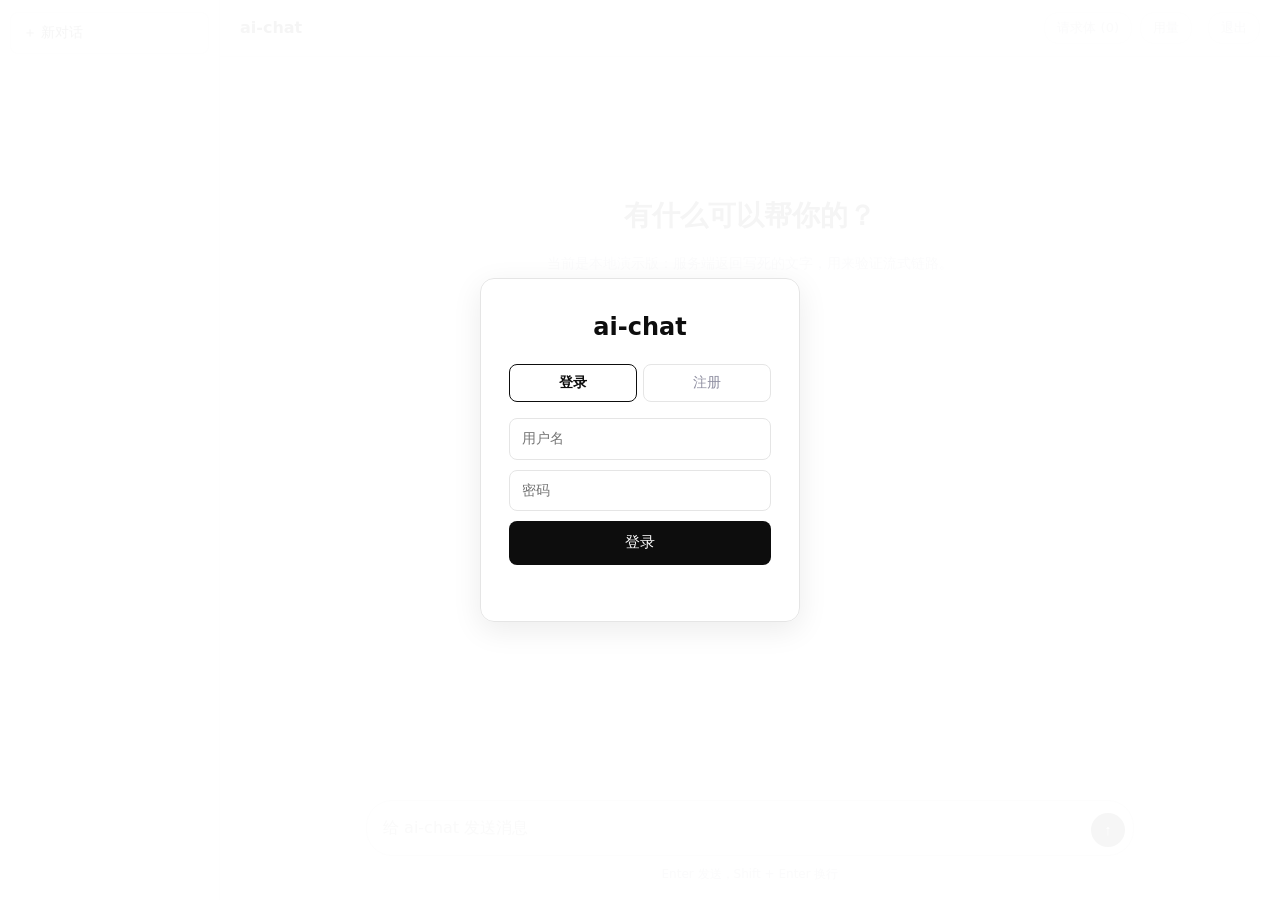
<file: web/index.html>
<!DOCTYPE html>
<html lang="zh-CN">
<head>
  <meta charset="utf-8" />
  <meta name="viewport" content="width=device-width, initial-scale=1" />
  <title>ai-chat</title>
  <link rel="stylesheet" href="app.css" />
</head>
<body>
  <!-- 侧边栏：会话列表。会话只存在浏览器本地，服务端依旧无状态 -->
  <aside class="sidebar">
    <button id="new-session" class="sidebar__new" type="button">＋ 新对话</button>
    <div class="sidebar__list" id="session-list"></div>
  </aside>

  <div class="main">
  <!-- 顶栏：标题 + 一行流式状态（首字延迟 / 总耗时），方便直观判断是不是真流式 -->
  <header class="topbar">
    <span class="topbar__title">ai-chat</span>
    <div class="topbar__actions">
      <span class="topbar__status" id="status"></span>
      <button id="payload-toggle" class="topbar__toggle" type="button">请求体</button>
      <button id="usage-toggle" class="topbar__toggle" type="button">用量</button>
      <span class="topbar__user" id="user-info"></span>
      <button id="logout" class="topbar__toggle" type="button">退出</button>
    </div>
  </header>

  <!-- 用量面板：今日与本月，数据来自 /api/usage -->
  <section class="usage" id="usage" hidden>
    <div class="usage__row"><span>今日</span><span id="usage-today">—</span></div>
    <div class="usage__row"><span>本月</span><span id="usage-month">—</span></div>
  </section>

  <!-- 请求体面板：分两块显示，因为「本次发出的请求」和「累积的上下文」不是一回事 -->
  <section class="payload" id="payload" hidden>
    <div class="payload__block" id="sent-block" hidden>
      <div class="payload__title" id="sent-title"></div>
      <pre id="sent-text"></pre>
    </div>
    <div class="payload__block">
      <div class="payload__title" id="history-title"></div>
      <pre id="history-text"></pre>
    </div>
  </section>

  <!-- 消息区：所有对话气泡都插在这里 -->
  <main class="chat" id="chat">
    <div class="welcome" id="welcome">
      <h1>有什么可以帮你的？</h1>
      <p>当前是本地演示版：服务端返回写死的文字，用来验证流式链路。</p>
    </div>
  </main>

  <!-- 底部输入区：回车发送，Shift + 回车换行 -->
  <footer class="composer">
    <div class="composer__box">
      <textarea id="input" rows="1" placeholder="给 ai-chat 发送消息"></textarea>
      <button id="send" class="btn btn--send" type="button" title="发送">↑</button>
      <button id="stop" class="btn btn--stop" type="button" title="停止生成" hidden>■</button>
    </div>
    <div class="composer__hint">Enter 发送，Shift + Enter 换行</div>
  </footer>
  </div>

  <!-- 登录 / 注册遮罩：没有会话时盖住整个页面 -->
  <div class="auth" id="auth" hidden>
    <div class="auth__box">
      <h2 class="auth__title">ai-chat</h2>
      <div class="auth__tabs">
        <button id="tab-login" class="auth__tab is-active" type="button">登录</button>
        <button id="tab-register" class="auth__tab" type="button">注册</button>
      </div>
      <input id="auth-username" class="auth__input" placeholder="用户名" autocomplete="username" />
      <input id="auth-password" class="auth__input" type="password" placeholder="密码"
             autocomplete="current-password" />
      <input id="auth-code" class="auth__input" placeholder="邀请码" hidden />
      <button id="auth-submit" class="auth__submit" type="button">登录</button>
      <div id="auth-error" class="auth__error"></div>
    </div>
  </div>

  <script src="markdown.js"></script>
  <script src="app.js"></script>
</body>
</html>
</file>
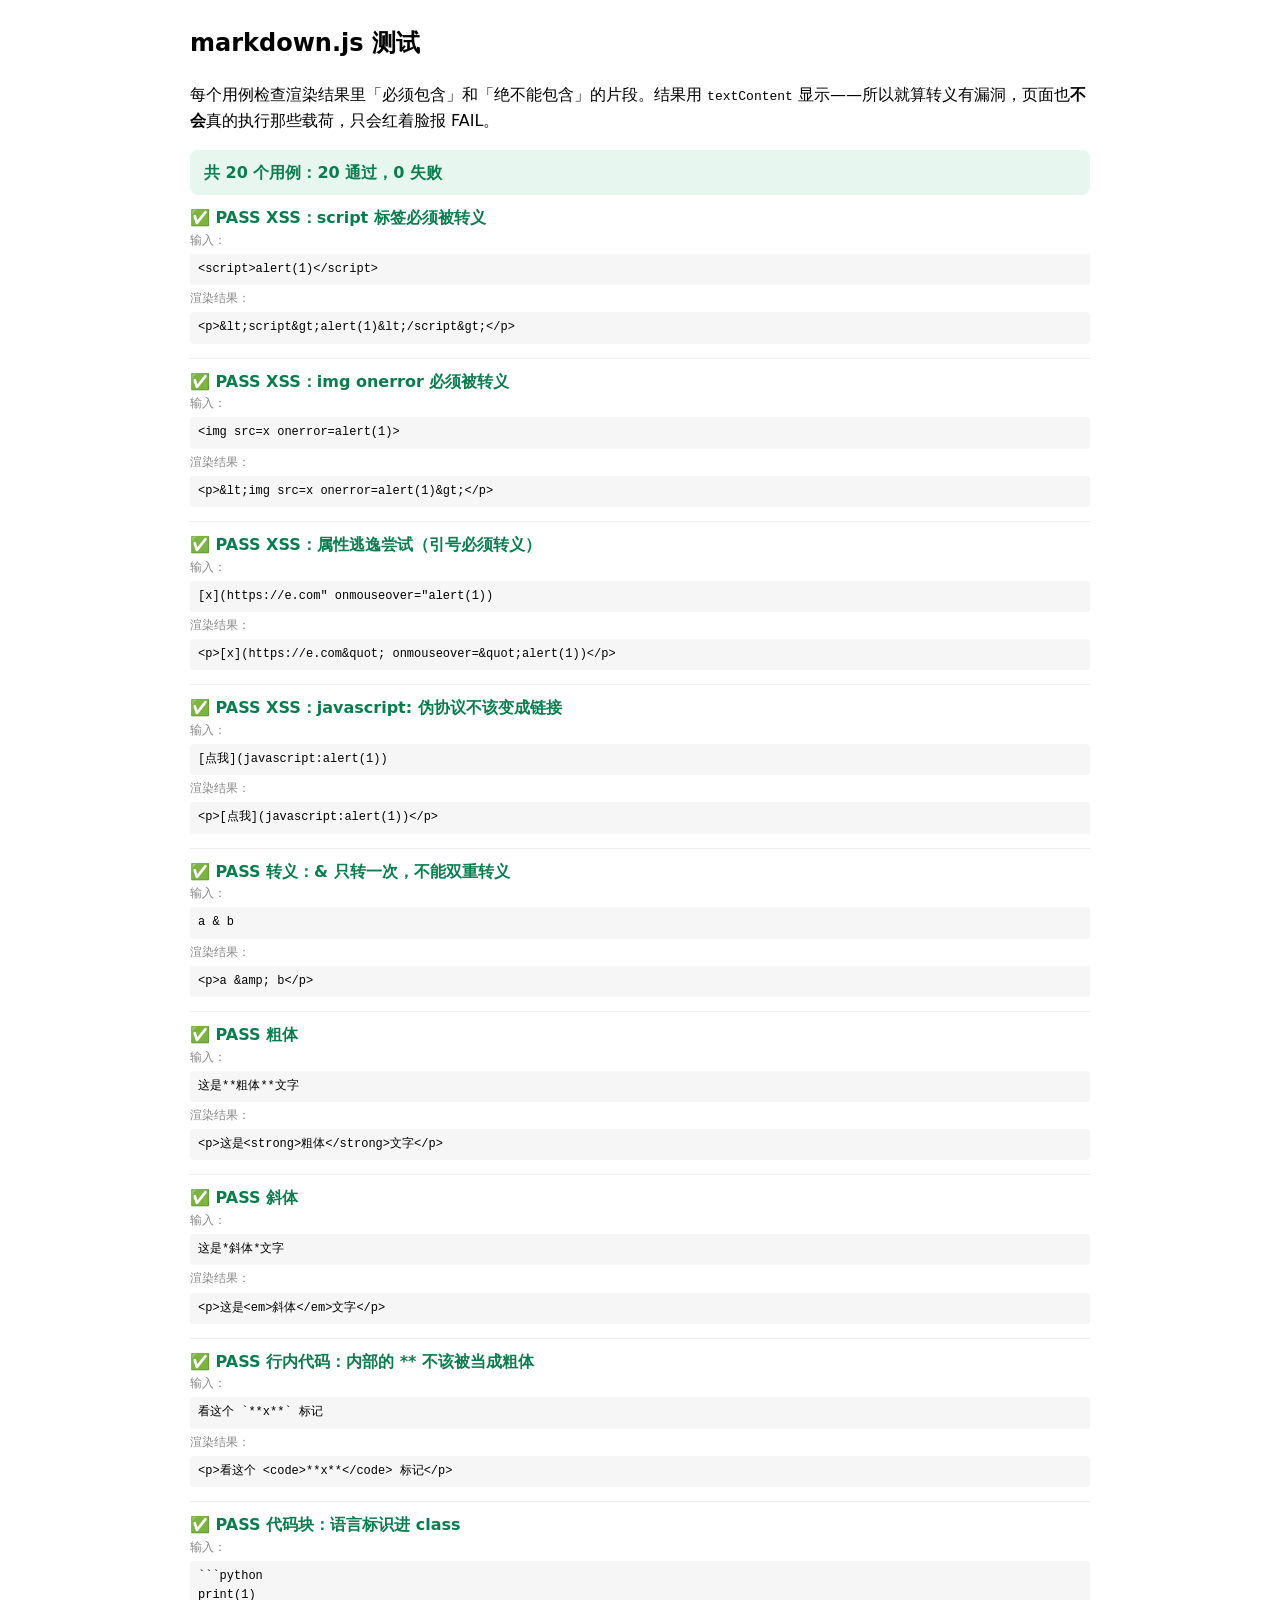
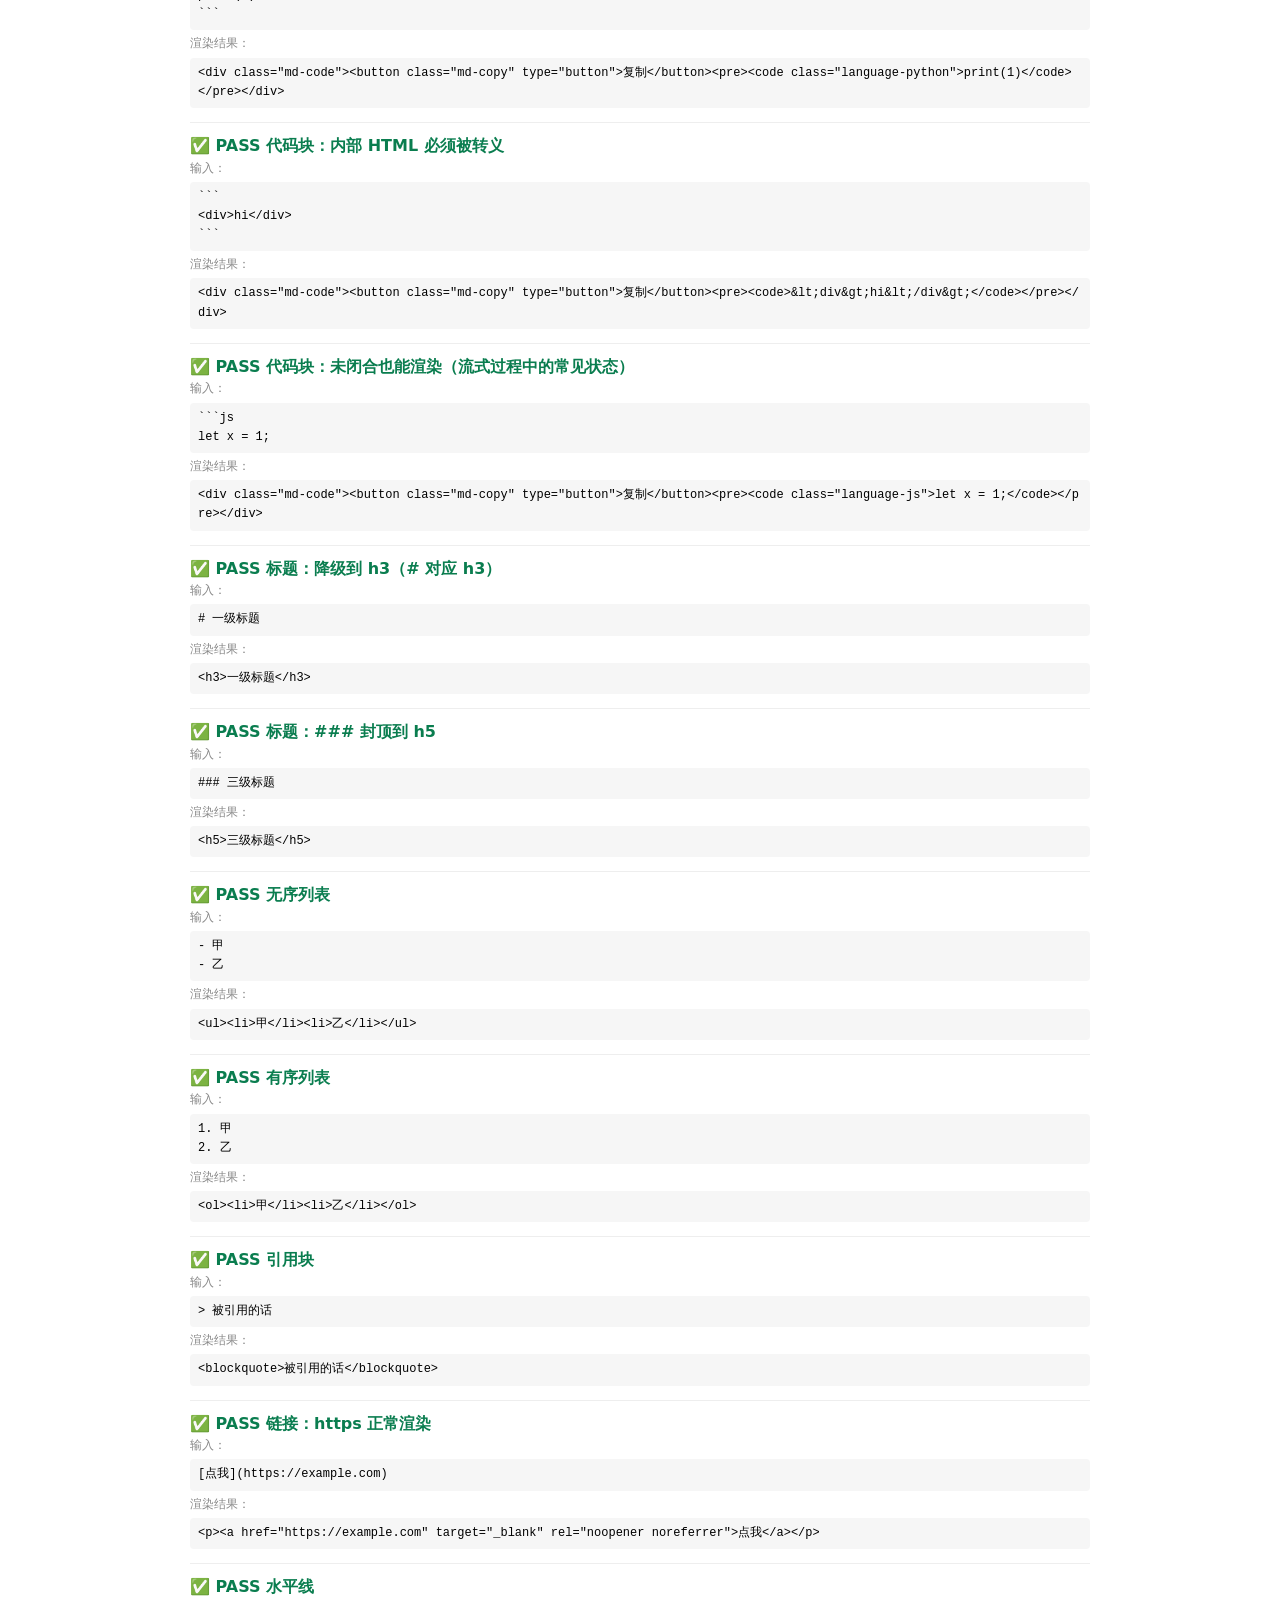
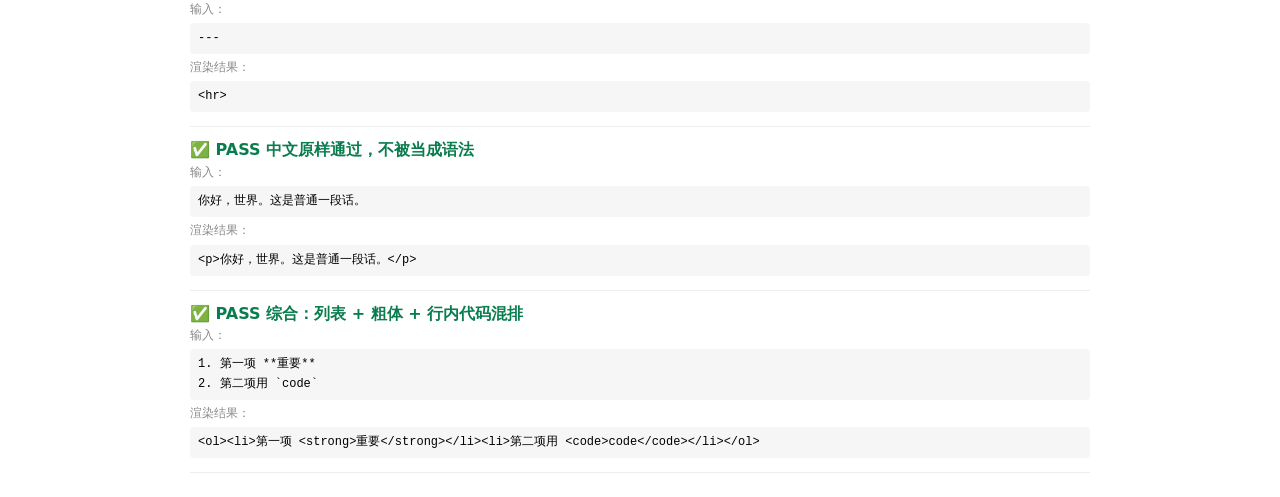
<file: web/markdown-test.html>
<!DOCTYPE html>
<html lang="zh-CN">
<head>
  <meta charset="utf-8" />
  <title>markdown.js 测试</title>
  <style>
    body { font-family: system-ui, -apple-system, "PingFang SC", "Microsoft YaHei", sans-serif;
           max-width: 900px; margin: 24px auto; padding: 0 16px; line-height: 1.6; }
    #summary { padding: 10px 14px; border-radius: 8px; font-weight: 600; }
    #summary.ok   { background: #e7f6ee; color: #0a7d4f; }
    #summary.bad  { background: #fdecea; color: #c0392b; }
    .case { padding: 10px 0; border-bottom: 1px solid #eee; }
    .case__name { font-weight: 600; }
    .pass { color: #0a7d4f; }
    .fail { color: #c0392b; font-weight: 600; }
    .case pre { margin: 4px 0; padding: 6px 8px; background: #f6f6f6;
                border-radius: 4px; overflow: auto; font-size: 12px; white-space: pre-wrap;
                word-break: break-all; }
    .case .label { color: #888; font-size: 12px; }
  </style>
</head>
<body>
  <h2>markdown.js 测试</h2>
  <p>每个用例检查渲染结果里「必须包含」和「绝不能包含」的片段。结果用 <code>textContent</code>
     显示——所以就算转义有漏洞，页面也<b>不会</b>真的执行那些载荷，只会红着脸报 FAIL。</p>
  <div id="summary"></div>
  <div id="results"></div>

  <script src="markdown.js"></script>
  <script>
    // 每个用例：input 是输入，contains / notContains 是要断言的片段
    const CASES = [
      {
        // 注意下面这个用例：输入里结束标签的斜杠写成了 \/。
        // HTML 解析器会在脚本内容中检索「左尖括号 + 斜杠 + script」这个字面序列，
        // 一出现就提前结束脚本元素，后面的代码会全部变成页面上的文本——
        // 连注释里出现也不行，所以这段注释只能绕着说。
        // 而 JS 里 \/ 就是 /，字符串的值完全不变。
        name: 'XSS：script 标签必须被转义',
        input: '<script>alert(1)<\/script>',
        contains: ['&lt;script&gt;'],
        notContains: ['<script>'],
      },
      {
        name: 'XSS：img onerror 必须被转义',
        input: '<img src=x onerror=alert(1)>',
        contains: ['&lt;img'],
        notContains: ['<img'],
      },
      {
        name: 'XSS：属性逃逸尝试（引号必须转义）',
        input: '[x](https://e.com" onmouseover="alert(1))',
        contains: ['&quot;'],
        notContains: ['onmouseover="'],
      },
      {
        name: 'XSS：javascript: 伪协议不该变成链接',
        input: '[点我](javascript:alert(1))',
        notContains: ['<a '],
      },
      {
        name: '转义：& 只转一次，不能双重转义',
        input: 'a & b',
        contains: ['a &amp; b'],
        notContains: ['&amp;amp;'],
      },
      {
        name: '粗体',
        input: '这是**粗体**文字',
        contains: ['<strong>粗体</strong>'],
      },
      {
        name: '斜体',
        input: '这是*斜体*文字',
        contains: ['<em>斜体</em>'],
      },
      {
        name: '行内代码：内部的 ** 不该被当成粗体',
        input: '看这个 `**x**` 标记',
        contains: ['<code>**x**</code>'],
        notContains: ['<strong>'],
      },
      {
        name: '代码块：语言标识进 class',
        input: '```python\nprint(1)\n```',
        contains: ['<div class="md-code">', 'class="language-python"', 'print(1)'],
      },
      {
        name: '代码块：内部 HTML 必须被转义',
        input: '```\n<div>hi</div>\n```',
        contains: ['&lt;div&gt;hi&lt;/div&gt;'],
        notContains: ['<div>hi</div>'],
      },
      {
        name: '代码块：未闭合也能渲染（流式过程中的常见状态）',
        input: '```js\nlet x = 1;',
        contains: ['<pre>', 'let x = 1;'],
      },
      {
        name: '标题：降级到 h3（# 对应 h3）',
        input: '# 一级标题',
        contains: ['<h3>一级标题</h3>'],
      },
      {
        name: '标题：### 封顶到 h5',
        input: '### 三级标题',
        contains: ['<h5>三级标题</h5>'],
      },
      {
        name: '无序列表',
        input: '- 甲\n- 乙',
        contains: ['<ul>', '<li>甲</li>', '<li>乙</li>', '</ul>'],
      },
      {
        name: '有序列表',
        input: '1. 甲\n2. 乙',
        contains: ['<ol>', '<li>甲</li>', '<li>乙</li>', '</ol>'],
      },
      {
        name: '引用块',
        input: '> 被引用的话',
        contains: ['<blockquote>被引用的话</blockquote>'],
      },
      {
        name: '链接：https 正常渲染',
        input: '[点我](https://example.com)',
        contains: ['<a href="https://example.com"', '>点我</a>'],
      },
      {
        name: '水平线',
        input: '---',
        contains: ['<hr>'],
      },
      {
        name: '中文原样通过，不被当成语法',
        input: '你好，世界。这是普通一段话。',
        contains: ['<p>你好，世界。这是普通一段话。</p>'],
      },
      {
        name: '综合：列表 + 粗体 + 行内代码混排',
        input: '1. 第一项 **重要**\n2. 第二项用 `code`',
        contains: ['<ol>', '<strong>重要</strong>', '<code>code</code>'],
      },
    ];

    let passed = 0;
    let failed = 0;

    for (const item of CASES) {
      let html;
      try {
        html = renderMarkdown(item.input);
      } catch (err) {
        html = '[渲染抛异常] ' + err;
      }

      const problems = [];
      for (const s of item.contains || []) {
        if (!html.includes(s)) problems.push('缺少 ' + JSON.stringify(s));
      }
      for (const s of item.notContains || []) {
        if (html.includes(s)) problems.push('不该出现 ' + JSON.stringify(s));
      }

      const ok = problems.length === 0;
      ok ? passed++ : failed++;

      const div = document.createElement('div');
      div.className = 'case';

      const title = document.createElement('div');
      title.className = 'case__name';
      title.textContent = (ok ? '✅ PASS  ' : '❌ FAIL  ') + item.name;
      title.classList.add(ok ? 'pass' : 'fail');
      div.appendChild(title);

      const inLabel = document.createElement('div');
      inLabel.className = 'label';
      inLabel.textContent = '输入：';
      const inPre = document.createElement('pre');
      inPre.textContent = item.input;          // 用 textContent，绝不执行输入
      div.appendChild(inLabel);
      div.appendChild(inPre);

      const outLabel = document.createElement('div');
      outLabel.className = 'label';
      outLabel.textContent = '渲染结果：';
      const outPre = document.createElement('pre');
      outPre.textContent = html;               // 同上：失败时也只显示，不执行
      div.appendChild(outLabel);
      div.appendChild(outPre);

      if (!ok) {
        const p = document.createElement('div');
        p.className = 'fail';
        p.textContent = '问题：' + problems.join('；');
        div.appendChild(p);
      }

      document.getElementById('results').appendChild(div);
    }

    const summary = document.getElementById('summary');
    summary.textContent = '共 ' + CASES.length + ' 个用例：' +
      passed + ' 通过，' + failed + ' 失败';
    summary.className = failed ? 'bad' : 'ok';
  </script>
</body>
</html>
</file>
<file: web/app.css>
/* ==============================================================================
   页面样式：仿 ChatGPT 的浅色对话界面。
   整体是「顶栏 + 可滚动的消息区 + 固定底部的输入区」三段式竖向布局，
   消息内容限制在一条居中的窄栏里，避免宽屏下一行文字太长不好读。
   ============================================================================== */

:root {
  --bg: #ffffff;
  --text: #0d0d0d;
  --text-muted: #8e8ea0;
  --border: #e5e5e5;
  --bubble: #f4f4f4;
  --accent: #10a37f;
  --content-width: 768px;
}

* {
  box-sizing: border-box;
}

/* 作者样式里的 display 会盖掉浏览器给 hidden 属性的 display:none，
   所以这里显式兜底，保证 JS 里用 .hidden 切换的元素真的藏得住 */
[hidden] {
  display: none !important;
}

html,
body {
  height: 100%;
  margin: 0;
}

body {
  display: flex;
  flex-direction: row;  /* 左边会话栏，右边主体 */
  background: var(--bg);
  color: var(--text);
  font-family: system-ui, -apple-system, "Segoe UI", "PingFang SC", "Microsoft YaHei", sans-serif;
  font-size: 16px;
  line-height: 1.7;
}

/* 主体：顶栏 / 请求体面板 / 消息区 / 输入区 竖向排列 */
.main {
  flex: 1 1 auto;
  min-width: 0;  /* 不写这行，消息里的长内容会把侧边栏挤扁 */
  display: flex;
  flex-direction: column;
}

/* ---------- 侧边栏 ---------- */

.sidebar {
  flex: 0 0 220px;
  display: flex;
  flex-direction: column;
  gap: 8px;
  padding: 12px 10px;
  border-right: 1px solid var(--border);
  background: #fafafa;
}

.sidebar__new {
  flex: 0 0 auto;
  padding: 8px 12px;
  border: 1px solid var(--border);
  border-radius: 8px;
  background: var(--bg);
  color: var(--text);
  font: inherit;
  font-size: 14px;
  text-align: left;
  cursor: pointer;
}

.sidebar__new:hover {
  border-color: #c9c9c9;
}

.sidebar__list {
  flex: 1 1 auto;
  display: flex;
  flex-direction: column;
  gap: 2px;
  overflow-y: auto;
}

.session-item {
  display: flex;
  align-items: center;
  border-radius: 8px;
}

.session-item:hover {
  background: #efefef;
}

.session-item.is-active {
  background: #e6e6e6;
}

.session-item__title {
  flex: 1 1 auto;
  min-width: 0;
  padding: 8px 10px;
  border: none;
  background: none;
  color: var(--text);
  font: inherit;
  font-size: 13px;
  text-align: left;
  white-space: nowrap;
  overflow: hidden;
  text-overflow: ellipsis;
  cursor: pointer;
}

.session-item__delete {
  flex: 0 0 auto;
  padding: 2px 8px;
  border: none;
  background: none;
  color: var(--text-muted);
  font: inherit;
  font-size: 15px;
  line-height: 1;
  cursor: pointer;
  visibility: hidden;  /* 平时藏着，鼠标移到会话上才出现，免得列表很吵 */
}

.session-item:hover .session-item__delete {
  visibility: visible;
}

.session-item__delete:hover {
  color: #c0392b;
}

/* ---------- 顶栏 ---------- */

.topbar {
  flex: 0 0 auto;
  display: flex;
  align-items: center;
  gap: 12px;
  padding: 12px 20px;
  border-bottom: 1px solid var(--border);
}

.topbar__title {
  font-weight: 600;
}

.topbar__status {
  color: var(--text-muted);
  font-size: 13px;
}

.topbar__actions {
  display: flex;
  align-items: center;
  gap: 8px;
  margin-left: auto;
}

.topbar__toggle {
  padding: 4px 12px;
  border: 1px solid var(--border);
  border-radius: 14px;
  background: var(--bg);
  color: var(--text-muted);
  font: inherit;
  font-size: 13px;
  cursor: pointer;
}

.topbar__toggle:hover {
  border-color: #c9c9c9;
  color: var(--text);
}

.topbar__user {
  color: var(--text-muted);
  font-size: 13px;
}

/* ---------- 用量面板 ---------- */

.usage {
  flex: 0 0 auto;
  display: flex;
  flex-direction: column;
  gap: 4px;
  max-width: var(--content-width);
  margin: 0 auto;
  padding: 10px 20px;
  color: var(--text-muted);
  font-size: 13px;
}

.usage__row {
  display: flex;
  gap: 12px;
}

.usage__row > span:first-child {
  flex: 0 0 40px;
  font-weight: 600;
}

/* ---------- 登录 / 注册遮罩 ---------- */

.auth {
  position: fixed;
  inset: 0;
  z-index: 10;
  display: flex;
  align-items: center;
  justify-content: center;
  background: rgb(255 255 255 / 96%);
}

.auth__box {
  display: flex;
  flex-direction: column;
  gap: 10px;
  width: 320px;
  padding: 28px;
  border: 1px solid var(--border);
  border-radius: 14px;
  box-shadow: 0 8px 30px rgb(0 0 0 / 8%);
}

.auth__title {
  margin: 0 0 6px;
  text-align: center;
}

.auth__tabs {
  display: flex;
  gap: 6px;
  margin-bottom: 6px;
}

.auth__tab {
  flex: 1 1 0;
  padding: 6px 0;
  border: 1px solid var(--border);
  border-radius: 8px;
  background: var(--bg);
  color: var(--text-muted);
  font: inherit;
  font-size: 14px;
  cursor: pointer;
}

.auth__tab.is-active {
  border-color: var(--text);
  color: var(--text);
  font-weight: 600;
}

.auth__input {
  padding: 8px 12px;
  border: 1px solid var(--border);
  border-radius: 8px;
  font: inherit;
  font-size: 14px;
}

.auth__submit {
  padding: 9px 0;
  border: none;
  border-radius: 8px;
  background: var(--text);
  color: #fff;
  font: inherit;
  font-size: 15px;
  cursor: pointer;
}

.auth__submit:hover {
  background: #333;
}

.auth__error {
  min-height: 18px;
  color: #c0392b;
  font-size: 13px;
  text-align: center;
}

/* ---------- 请求体面板 ---------- */

.payload {
  flex: 0 0 auto;
  max-height: 40vh;
  overflow: auto;
  padding: 12px 20px;
  border-bottom: 1px solid var(--border);
  background: #fafafa;
}

.payload__block {
  max-width: var(--content-width);
  margin: 0 auto 14px;
}

.payload__block:last-child {
  margin-bottom: 0;
}

.payload__title {
  margin-bottom: 4px;
  color: #666;
  font-size: 12px;
  font-weight: 600;
}

.payload pre {
  margin: 0;
  padding: 8px 10px;
  border: 1px solid var(--border);
  border-radius: 6px;
  background: var(--bg);
  color: #444;
  font-size: 12px;
  line-height: 1.55;
  white-space: pre-wrap;
  word-break: break-all;
}

/* ---------- 消息区 ---------- */

.chat {
  flex: 1 1 auto;
  overflow-y: auto;
}

/* 每一行消息：限制宽度并居中，和 ChatGPT 一样两侧留白 */
.msg {
  display: flex;
  align-items: flex-start;
  gap: 14px;
  max-width: var(--content-width);
  margin: 0 auto;
  padding: 10px 20px;
}

/* 用户消息靠右，助手消息靠左 */
.msg--user {
  justify-content: flex-end;
}

.msg__avatar {
  flex: 0 0 auto;
  display: flex;
  align-items: center;
  justify-content: center;
  width: 28px;
  height: 28px;
  margin-top: 2px;
  border-radius: 50%;
  background: var(--accent);
  color: #fff;
  font-size: 12px;
}

/* pre-wrap 保留换行与空格；break-word 防止超长英文撑破布局 */
.msg__body {
  white-space: pre-wrap;
  word-break: break-word;
}

/* 用户消息是一个浅灰气泡 */
.msg--user .msg__body {
  max-width: 80%;
  padding: 8px 16px;
  border-radius: 18px;
  background: var(--bubble);
}

/* 助手消息平铺，不加气泡底 */
.msg--assistant .msg__body {
  padding-top: 2px;
}

/* ---------- 助手正文里的 Markdown 元素 ---------- */

/* 助手正文是渲染出来的 HTML，要用 normal 顶掉从 .msg__body 继承来的 pre-wrap，
   否则生成标签之间的空白会被当成真实空白 */
.msg--assistant .msg__content {
  white-space: normal;
}

.msg__content p {
  margin: 0 0 10px;
}

.msg__content > *:last-child {
  margin-bottom: 0;
}

.msg__content h3,
.msg__content h4,
.msg__content h5 {
  margin: 16px 0 8px;
  line-height: 1.4;
}

.msg__content ul,
.msg__content ol {
  margin: 0 0 10px;
  padding-left: 24px;
}

.msg__content li {
  margin: 2px 0;
}

.msg__content blockquote {
  margin: 0 0 10px;
  padding: 2px 0 2px 12px;
  border-left: 3px solid #ddd;
  color: #666;
}

.msg__content hr {
  margin: 16px 0;
  border: none;
  border-top: 1px solid var(--border);
}

.msg__content a {
  color: #0b57d0;
}

.msg__content code {
  padding: 1px 5px;
  border-radius: 4px;
  background: #f0f0f0;
  font-family: ui-monospace, SFMono-Regular, Menlo, Consolas, monospace;
  font-size: 0.9em;
}

/* 代码块：深底 + 右上角复制按钮 */
.md-code {
  position: relative;
  margin: 0 0 10px;
}

.md-code pre {
  margin: 0;
  padding: 12px;
  border-radius: 8px;
  background: #1e1e1e;
  overflow-x: auto;
}

.md-code code {
  padding: 0;
  background: none;
  color: #e6e6e6;
  font-size: 12.5px;
  line-height: 1.55;
  white-space: pre;
}

.md-copy {
  position: absolute;
  top: 8px;
  right: 8px;
  padding: 3px 10px;
  border: 1px solid #555;
  border-radius: 6px;
  background: #2d2d2d;
  color: #ddd;
  font: inherit;
  font-size: 12px;
  cursor: pointer;
}

.md-copy:hover {
  background: #3d3d3d;
}

.msg__error {
  color: #c0392b;
}

/* 真实 token 用量脚注 */
.msg__usage {
  margin-top: 6px;
  color: var(--text-muted);
  font-size: 12px;
}

/* 流式输出过程中在正文末尾闪烁一个光标 */
.msg__content--typing::after {
  content: "▍";
  color: var(--text-muted);
  animation: blink 1s step-start infinite;
}

/* ---------- 思考过程区域 ---------- */

.reasoning {
  margin-bottom: 10px;
  padding: 8px 12px;
  border-left: 3px solid #e3e3e3;
  border-radius: 6px;
  background: #fafafa;
  font-size: 13px;
  line-height: 1.65;
}

.reasoning__toggle {
  padding: 0;
  border: none;
  background: none;
  color: var(--text-muted);
  font: inherit;
  font-size: 12px;
  cursor: pointer;
}

/* 用箭头方向表示折叠状态，省一个图标 */
.reasoning__toggle::before {
  content: "▾ ";
}

.reasoning.is-collapsed .reasoning__toggle::before {
  content: "▸ ";
}

.reasoning__text {
  margin-top: 6px;
  color: var(--text-muted);
  white-space: pre-wrap;
  word-break: break-word;
}

.reasoning.is-collapsed .reasoning__text {
  display: none;
}

@keyframes blink {
  50% {
    opacity: 0;
  }
}

/* ---------- 空状态 ---------- */

.welcome {
  max-width: var(--content-width);
  margin: 0 auto;
  padding: 15vh 20px 0;
  text-align: center;
}

.welcome h1 {
  margin: 0 0 12px;
  font-size: 28px;
}

.welcome p {
  margin: 0;
  color: var(--text-muted);
  font-size: 14px;
}

/* ---------- 底部输入区 ---------- */

.composer {
  flex: 0 0 auto;
  padding: 0 20px 16px;
}

.composer__box {
  display: flex;
  align-items: flex-end;
  gap: 8px;
  max-width: var(--content-width);
  margin: 0 auto;
  padding: 8px 8px 8px 16px;
  border: 1px solid var(--border);
  border-radius: 26px;
  box-shadow: 0 2px 8px rgb(0 0 0 / 4%);
}

.composer__box:focus-within {
  border-color: #c9c9c9;
}

.composer textarea {
  flex: 1 1 auto;
  max-height: 200px;
  padding: 6px 0;
  border: none;
  outline: none;
  resize: none;
  background: transparent;
  color: inherit;
  font: inherit;
  line-height: 1.6;
}

.btn {
  flex: 0 0 auto;
  display: flex;
  align-items: center;
  justify-content: center;
  width: 34px;
  height: 34px;
  border: none;
  border-radius: 50%;
  cursor: pointer;
  font-size: 15px;
  line-height: 1;
}

.btn--send {
  background: var(--text);
  color: #fff;
}

.btn--send:hover {
  background: #333;
}

.btn--stop {
  background: var(--bubble);
  color: var(--text);
}

.btn--stop:hover {
  background: #e5e5e5;
}

.composer__hint {
  max-width: var(--content-width);
  margin: 8px auto 0;
  text-align: center;
  color: var(--text-muted);
  font-size: 12px;
}
</file>
